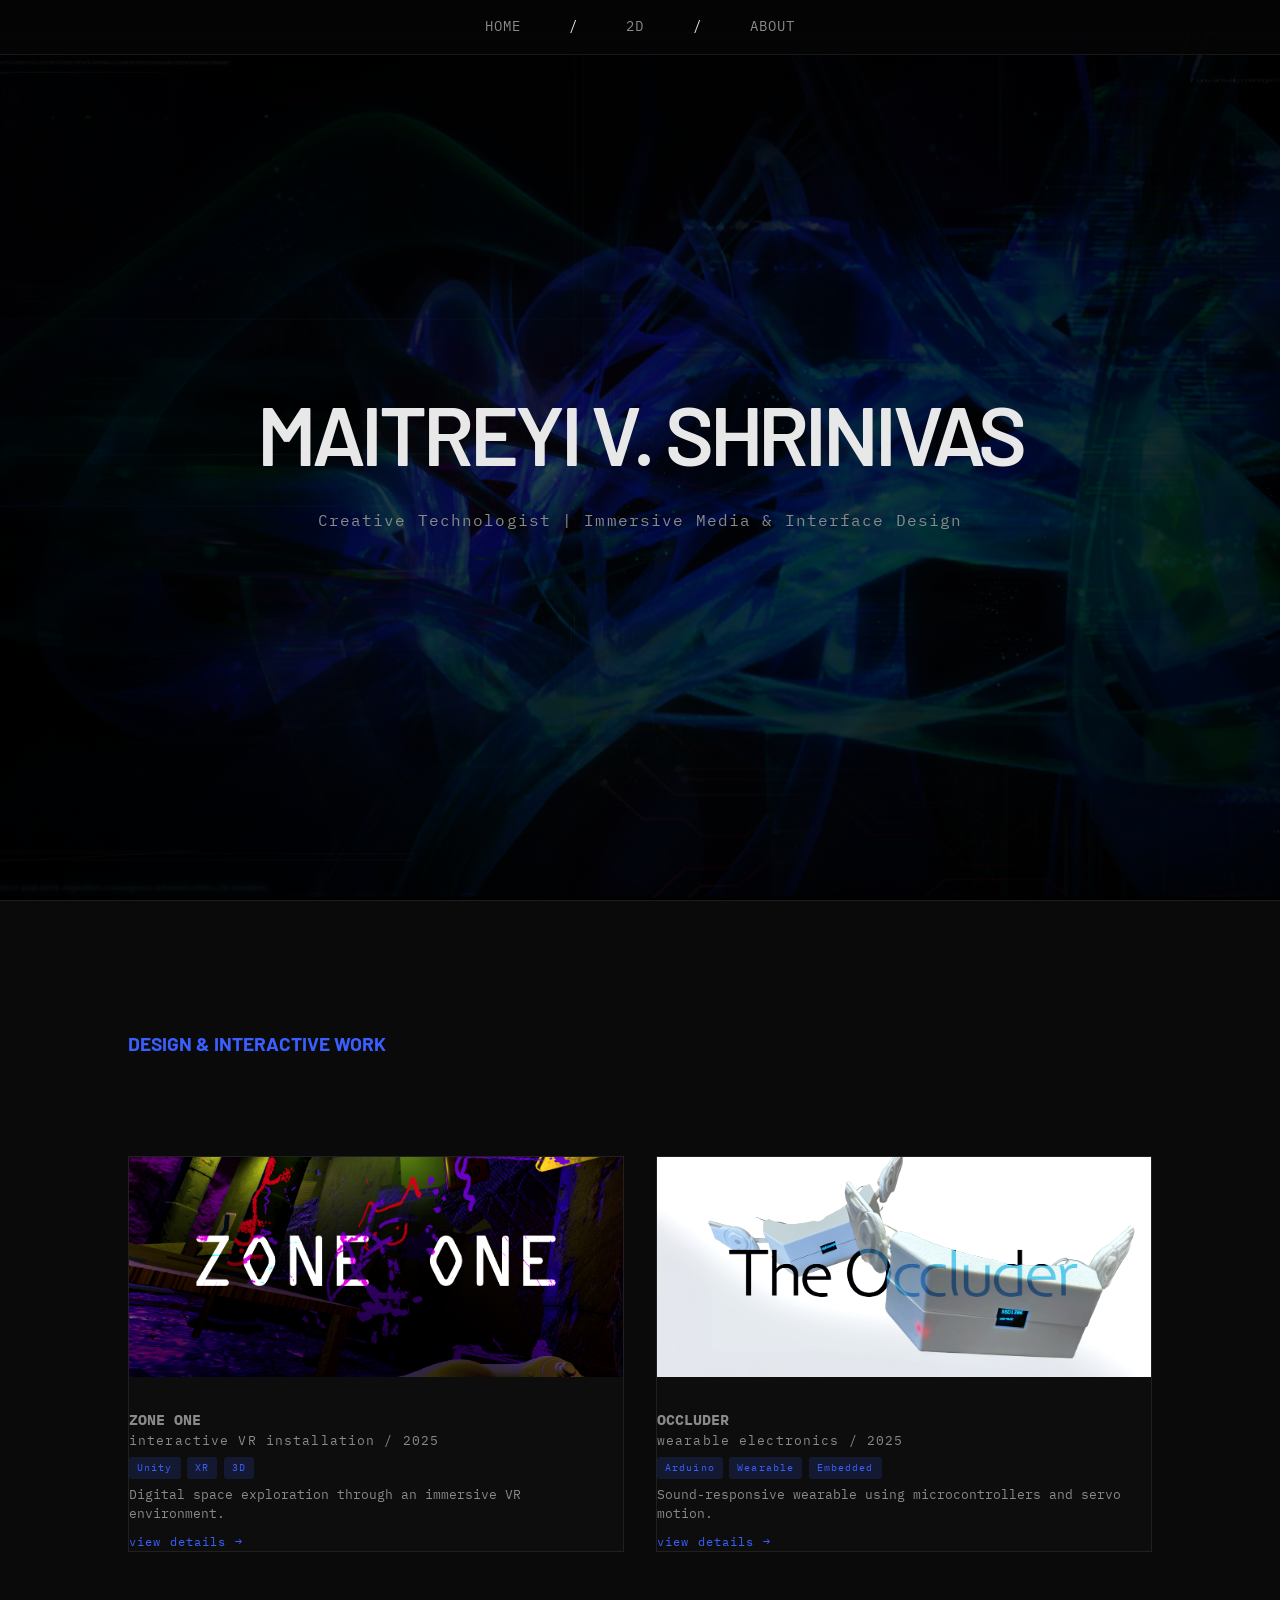
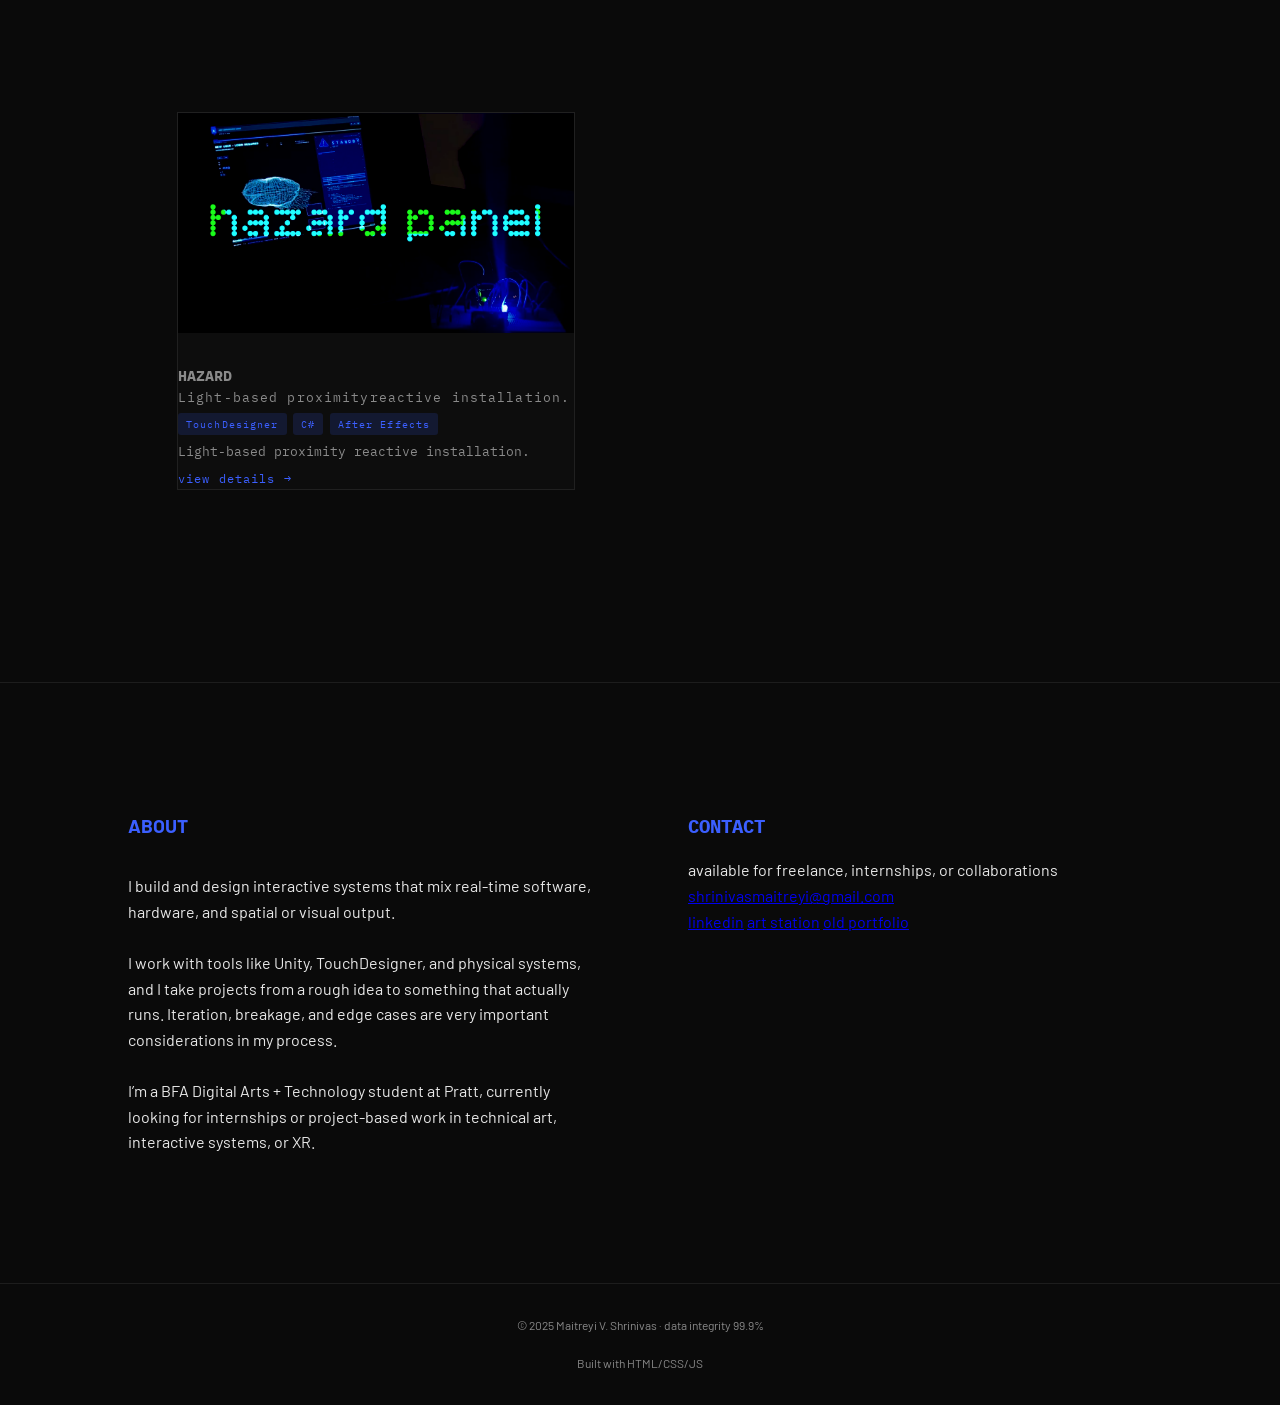
<file: mai3yi_restructured/portfolio/index.html>
<!DOCTYPE html>
<html lang="en">
<head>
  <meta charset="UTF-8">
  <title>MAI3YI</title>
  <meta name="viewport" content="width=device-width, initial-scale=1.0">
  <link rel="icon" href="../assets/favicon2.png" type="image/png">
<!-- the above link should be pasted on any page that is done-->
  <!-- Fonts -->
  <link href="https://fonts.googleapis.com/css2?family=Barlow:wght@400;600;700&family=IBM+Plex+Mono:wght@400;500&display=swap" rel="stylesheet">

  <!-- Base CSS -->
  <link rel="stylesheet" href="../css/base.css">
</head>

<body>
<nav id="nav">
  
<nav id="nav">
  <a href="index.html">HOME</a>/
  <!--<a href="../uiux/uiux_index.html">UI/UX</a>/
  <a href="../3dxr/3dxr_index.html">3D/XR</a>-->
  <a href="../2d/2d_index.html">2D</a>/
  <a href="#about">ABOUT</a>
</nav>

</nav>

<!-- landing -->
<section id="landing">
  <div class="bg-image"></div>

  <div class="intro-text">
    <h1 class="glitch" data-text="MAITREYI V. SHRINIVAS">
      MAITREYI V. SHRINIVAS
    </h1>
    <div class="subtitle">
   Creative Technologist | Immersive Media & Interface Design
    </div>
  </div>
</section>

<!-- work -->
<section class="section">
  <h2 class="glitch" data-text="DESIGN & INTERACTIVE WORK">
    DESIGN & INTERACTIVE WORK
  </h2>

  <div class="work-grid">

    <!-- Project Card 1 -->
    <div class="project">
      <img src="../assets/zone_one_thumb.png" alt="Project 1" class="zoomable">

      <div class="caption">
        <h3>ZONE ONE</h3>
        <div class="meta">interactive VR installation / 2025</div>

        <div class="tags">
          <span>Unity</span>
          <span>XR</span>
          <span>3D</span>
        </div>

        <div class="summary">
          Digital space exploration through an immersive VR environment.
        </div>

        <a href="flagships/zoneone.html" class="case-link">view details →</a>
      </div>
    </div>

    <!-- Project Card 2 -->
    <div class="project">
      <img src="../assets/occluder_cover.png" alt="Project 2" class="zoomable">

      <div class="caption">
        <h3>OCCLUDER</h3>
        <div class="meta">wearable electronics / 2025</div>

        <div class="tags">
          <span>Arduino</span>
          <span>Wearable</span>
          <span>Embedded</span>
        </div>

        <div class="summary">
          Sound-responsive wearable using microcontrollers and servo motion.
        </div>

        <a href="flagships/occluder.html" class="case-link">view details →</a>
      </div>
    </div>

    <!-- Project Card 3 -->
    <div class="project">
      <img src="../assets/hazardthumb.png" alt="Project 2" class="zoomable">

      <div class="caption">
        <h3>HAZARD</h3>
        <div class="meta">Light-based proximityreactive installation.</div>

        <div class="tags">
          <span>TouchDesigner</span>
          <span>C#</span>
          <span>After Effects</span>
        </div>

        <div class="summary">
          Light-based proximity reactive installation.
        </div>

        <a href="flagships/hazard.html" class="case-link">view details →</a>
      </div>
    </div>

  </div>
</section>
 <section>
  
  
  <section id="about" class="section">
    <div class="about-contact-grid">
<div class="about-column">
  <h2>ABOUT</h2>
  <div class="text">
    <p>
      I build and design interactive systems that mix real-time software, hardware, 
      and spatial or visual output.
    </p>
    <br>
    <p>
      I work with tools like Unity, TouchDesigner, and physical systems, and I 
      take projects from a rough idea to something that actually runs. Iteration, breakage, 
      and edge cases are very important considerations in my process.
    </p>
    <br>
    <p class="intent">
      I’m a BFA Digital Arts + Technology student at Pratt, currently looking for internships 
      or project-based work in technical art, interactive systems, or XR.
    </p>
  </div>
</div>

      <div class="contact-column">
        <h2>contact</h2>
        <p>available for freelance, internships, or collaborations</p>
        <p><a href="mailto:mai3yis@gmail.com">shrinivasmaitreyi@gmail.com</a></p>
        <div class="socials">
          <a href="https://www.linkedin.com/in/maitreyi-shrinivas-3776411b0/">linkedin</a>
          <a href="https://artstation.com/mai3yi">art station</a>
          <a href="https://mai3yi.myportfolio.com/work">old portfolio</a>
        </div>
      </div>

    </div>
  </section>

</main>


  <footer>
    <p>© 2025 Maitreyi V. Shrinivas ·  data integrity 99.9%</p>
    <br>
    <p>Built with HTML/CSS/JS</p>
  </footer>

</body>
</html>

 </section>

<div id="img-modal">
  <img id="modal-img">
</div>


<script src="../js/main.js"></script>

</body>
</html>
</file>
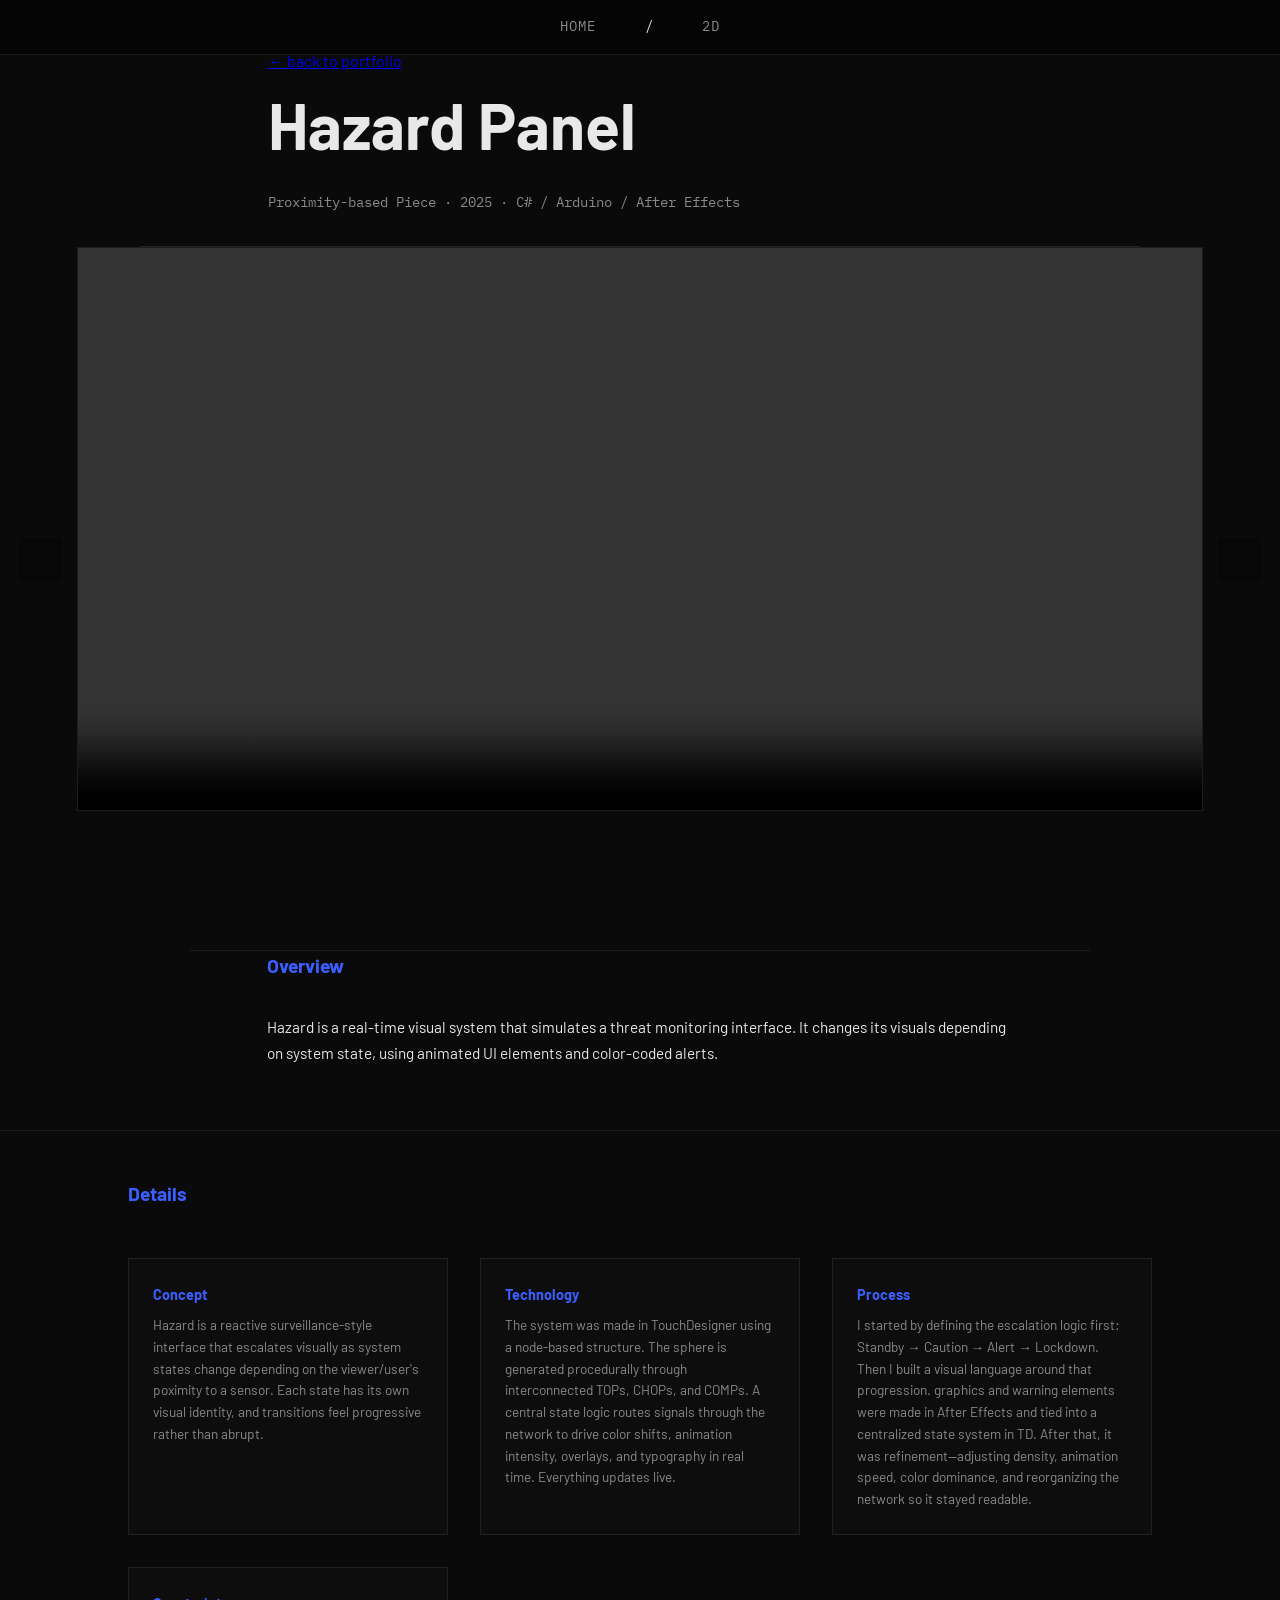
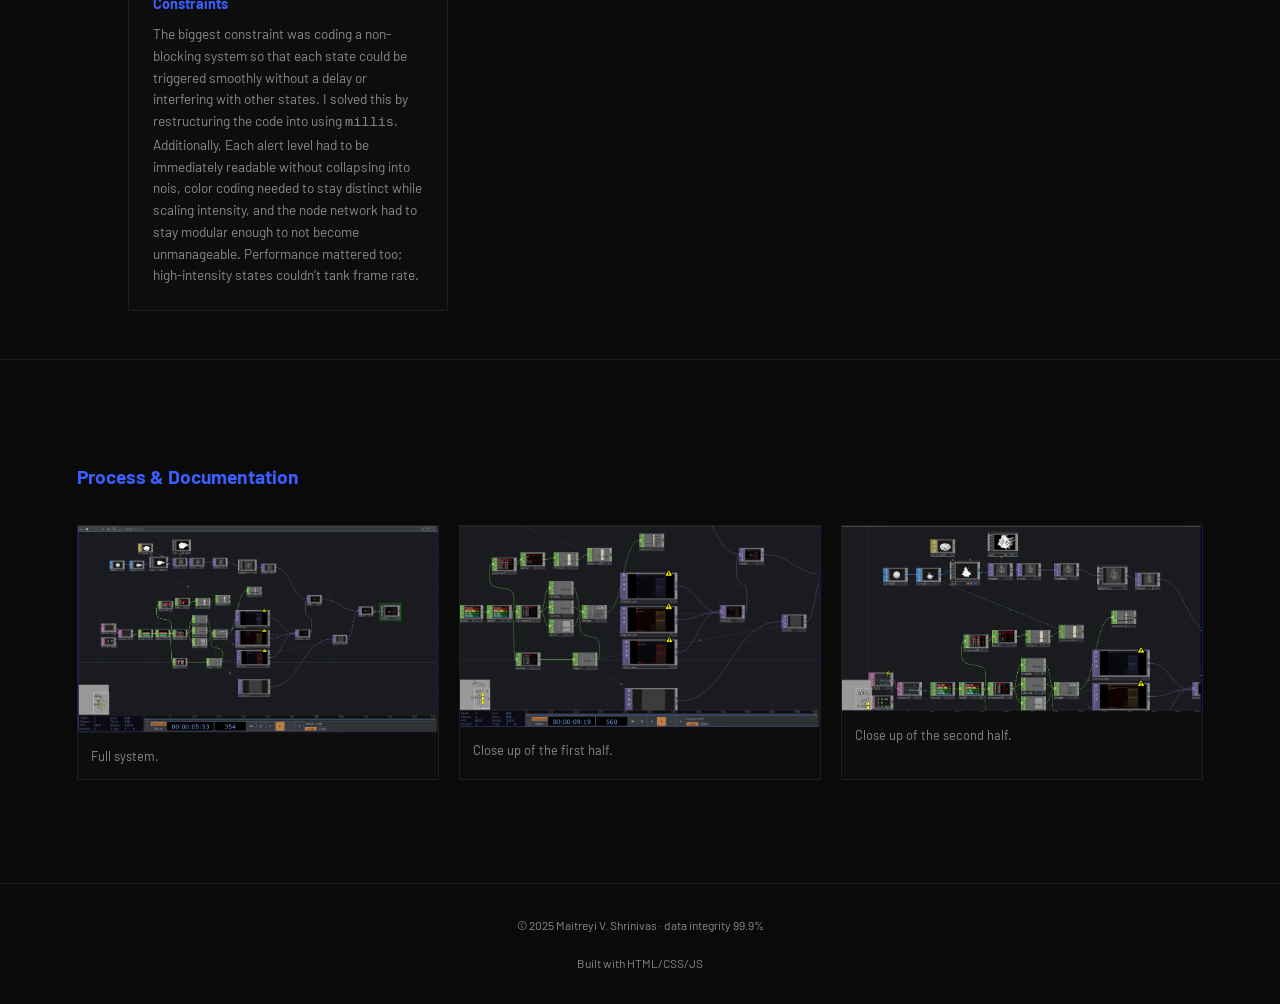
<file: mai3yi_restructured/portfolio/flagships/hazard.html>
<!DOCTYPE html>
<html lang="en">
<head>
  <meta charset="UTF-8">
  <title>Project Title | Maitreyi V. Shrinivas</title>
  <meta name="viewport" content="width=device-width, initial-scale=1.0">
<link rel="icon" href="../../assets/favicon2.png" type="image/png">
  <link href="https://fonts.googleapis.com/css2?family=Barlow:wght@400;600;700&family=IBM+Plex+Mono:wght@400;500&display=swap" rel="stylesheet">

<link rel="stylesheet" href="../../css/base.css">
<link rel="stylesheet" href="../../css/pages.css">

</head>

<body>


<nav id="nav">
  <a href="../index.html">HOME</a>/
  <!--<a href="../../uiux/uiux_index.html">UI/UX</a>/
  <a href="../../3dxr/3dxr_index.html">3D/XR</a>-->
  <a href="../../2d/2d_index.html">2D</a>
</nav>



<section class="project-hero">
    <a href="../index.html" class="back">← back to portfolio</a>

  <h1>Hazard Panel</h1>
  <div class="project-meta">
    Proximity-based Piece · 2025 · C# / Arduino / After Effects
  </div>
</section>


<!-- my carousel! -->
<section class="project-carousel">

  <div class="carousel-track">

    <div class="carousel-slide">
      <video controls>
      <source src="../../assets/laptop_demo.mp4" type="video/mp4">
      </video>
    </div>

    <div class="carousel-slide">
      <video controls>
        <source src="../../assets/standby.mp4" type="video/mp4">
      </video>

    </div>
       <div class="carousel-slide">
      <video controls>
        <source src="../../assets/caution.mp4" type="video/mp4">
      </video>

    </div>
       <div class="carousel-slide">
      <video controls>
        <source src="../../assets/alert.mp4" type="video/mp4">
      </video>

    </div>
       <div class="carousel-slide">
      <video controls>
        <source src="../../assets/lockdown.mp4" type="video/mp4">
      </video>
    </div>

    <div class="carousel-slide">
      <img src="../../assets/hazard_thumb.png" alt="VR Interaction" class="zoomable">
    </div>

  </div>

  <button class="carousel-btn prev">‹</button>
<button class="carousel-btn next">›</button>

</section>


<!-- overview quick -->
<section class="project-overview section">
  <h2>Overview</h2>
  <p>
Hazard is a real-time visual system that simulates a threat monitoring interface. It changes its visuals depending on system state, using animated UI elements and color-coded alerts.
  </p>
</section>


<!-- deets -->
<section class="project-details section">
  <h2>Details</h2>

  <div class="details-grid">
<div class="detail-card" data-modal="concept">
  <h3>Concept</h3>
<P>Hazard is a reactive surveillance-style interface that escalates visually as system states change depending on the viewer/user's poximity to a sensor. 
  Each state has its own visual identity, and transitions feel progressive rather than abrupt. 
</P>

</DIV>
<div class="detail-card" data-modal="technology">
  <h3>Technology</h3>
  <p>The system was made in TouchDesigner using a node-based structure. 
    The sphere is generated procedurally through interconnected TOPs, CHOPs, and COMPs. 
    A central state logic routes signals through the network to drive color shifts, 
    animation intensity, overlays, and typography in real time. Everything updates live.</p>
</div>

<div class="detail-card" data-modal="process">
  <h3>Process</h3>
  <p>I started by defining the escalation logic first: Standby → Caution → Alert → Lockdown. Then I built a visual language around that progression. graphics and warning elements were made in After Effects and tied into a centralized state system in TD. 
    After that, it was refinement—adjusting density, animation speed, color dominance, and reorganizing the network so it stayed readable.</p>
</div>

<div class="detail-card" data-modal="constraints">
  <h3>Constraints</h3>
  <p>The biggest constraint was coding a non-blocking system so that each state could be triggered
    smoothly without a delay or interfering with other states. I solved this by restructuring the code 
    into using <code>millis</code>.
  Additionally, Each alert level had to be immediately readable without collapsing into nois, color coding needed to stay distinct while scaling intensity, and the node network had to stay modular enough to not become unmanageable. 
    Performance mattered too; high-intensity states couldn’t tank frame rate. 
   </p>
</div>

  </div>
</section>

<div class="detail-modal" id="concept">
  <div class="modal-content">
    <button class="close-modal">×</button>
    <h2>Concept</h2>
    <p>
      Hazard is a proximity-driven, state-based monitoring interface that escalates 
      visually in response to physical distance. An Arduino reads proximity data and 
      sends it over serial to TouchDesigner, where a centralized state system determines
       whether the interface is in Standby, Caution, Alert, or Lockdown.
        Each state modifies color dominance, animation intensity, overlay density, 
        and intensity in real time. The escalation is threshold-based and structured, meaning the interface responds logically to distance rather than randomly shifting visuals. 
      It’s a controlled system for urgency driven by the physical world.
    </p>
  </div>
</div>
<div class="detail-modal" id="technology">
  <div class="modal-content">
    <button class="close-modal">×</button>
    <h2>Technology</h2>
    <p>
     The system operates across two layers: hardware input and real-time visual routing.

On the hardware side, an Arduino reads proximity data and processes it using a Ultrasonic sensor connected to an LED, and non-blocking timing structure built with millis. This prevents delays or frozen states that would occur with blocking functions. Sensor readings are continuously evaluated against defined thresholds without interrupting other processes.

That data is sent via serial into TouchDesigner, where it enters a node-based processing chain. The incoming values are cleaned and organized before being routed into a centralized state logic structure. Expression and logic operators determine which state is active based on proximity ranges.

Each alert state exists as a modular visual block inside TouchDesigner. These modules contain imported After Effects graphics, warning typography, and animated overlays. A switch operator selects the active state, while compositing and level operators manage final brightness and blending. Escalation is handled in After Effects, and relies on hardcoded designs.

The architecture is layered: proximity input → serial processing → state logic → visual module routing → composited output. 
    </p>
  </div>
</div>
<div class="detail-modal" id="process">
  <div class="modal-content">
    <button class="close-modal">×</button>
    <h2>Process</h2>
    <p>
      The process began with defining proximity thresholds and structuring the escalation ladder before building visuals.
       I determined how distance would map to Standby, Caution, Alert, and Lockdown, then implemented non-blocking timing in Arduino using millis 
       to ensure continuous sensor polling.

Once hardware logic was stable, I moved into TouchDesigner.
\ Serial data was imported and routed into a centralized state logic network. 
Each state was built as a modular visual block containing AE-generated assets, warning systems, and animated overlays.

After integration, refinement focused on stability and clarity. 
Threshold ranges were adjusted to prevent jitter. Transition behavior was tuned so escalation felt controlled instead of abrupt. Visual density and color dominance were balanced to maintain readability under high-intensity states. Finally, the node network was reorganized to remain modular and readable as complexity increased.

    </p>
  </div>
</div>
<div class="detail-modal" id="constraints">
  <div class="modal-content">
    <button class="close-modal">×</button>
    <h2>Constraints</h2>
    <p>
      The primary technical constraint was preventing state transitions from blocking one another. Using traditional delay-based timing would freeze execution and interrupt sensor responsiveness. The solution was restructuring the Arduino logic around millis, allowing continuous proximity evaluation while maintaining smooth transitions.

Signal stability was another constraint. Proximity readings fluctuate, so thresholds had to be structured carefully to avoid flickering between states. The escalation system required clean boundaries so only one dominant state could control the interface at a time.

Visually, escalation had to scale without collapsing clarity. As the system moves toward Alert and Lockdown, color saturation and animation density increase, but typography and UI panels still need to remain legible. Red dominance, in particular, risks overpowering contrast, so intensity had to be tuned rather than maximized.
Performance also imposed limits—higher density and motion could not compromise real-time rendering.
    </p>
  </div>
</div>


<!-- img gal -->
<section class="project-gallery section">

  <h2>Process & Documentation</h2>

  <div class="gallery-grid">

    <div class="gallery-card">
      <img src="../../assets/hazard_td1.png" alt="Process Sketch" class="zoomable">
      <div class="gallery-caption">
       Full system.
      </div>
    </div>

    <div class="gallery-card">
      <img src="../../assets/hazard_td2.png" alt="Blender Scene" class="zoomable">
      <div class="gallery-caption">
        Close up of the first half.
      </div>
    </div>

    <div class="gallery-card">
      <img src="../../assets/hazard_td3.png" alt="Unity Build" class="zoomable">
      <div class="gallery-caption">
        Close up of the second half.
      </div>
    </div>

  </div>

</section>


<div id="img-modal">
  <img id="modal-img">
</div>

<section>
  <footer>
    <p>© 2025 Maitreyi V. Shrinivas ·  data integrity 99.9%</p>
    <br>
    <p>Built with HTML/CSS/JS</p>
  </footer>

</section>
<!-- JS -->
<script src="../../js/main.js"></script>
<script src="../../js/carousel.js"></script>

</body>
</html>
</file>
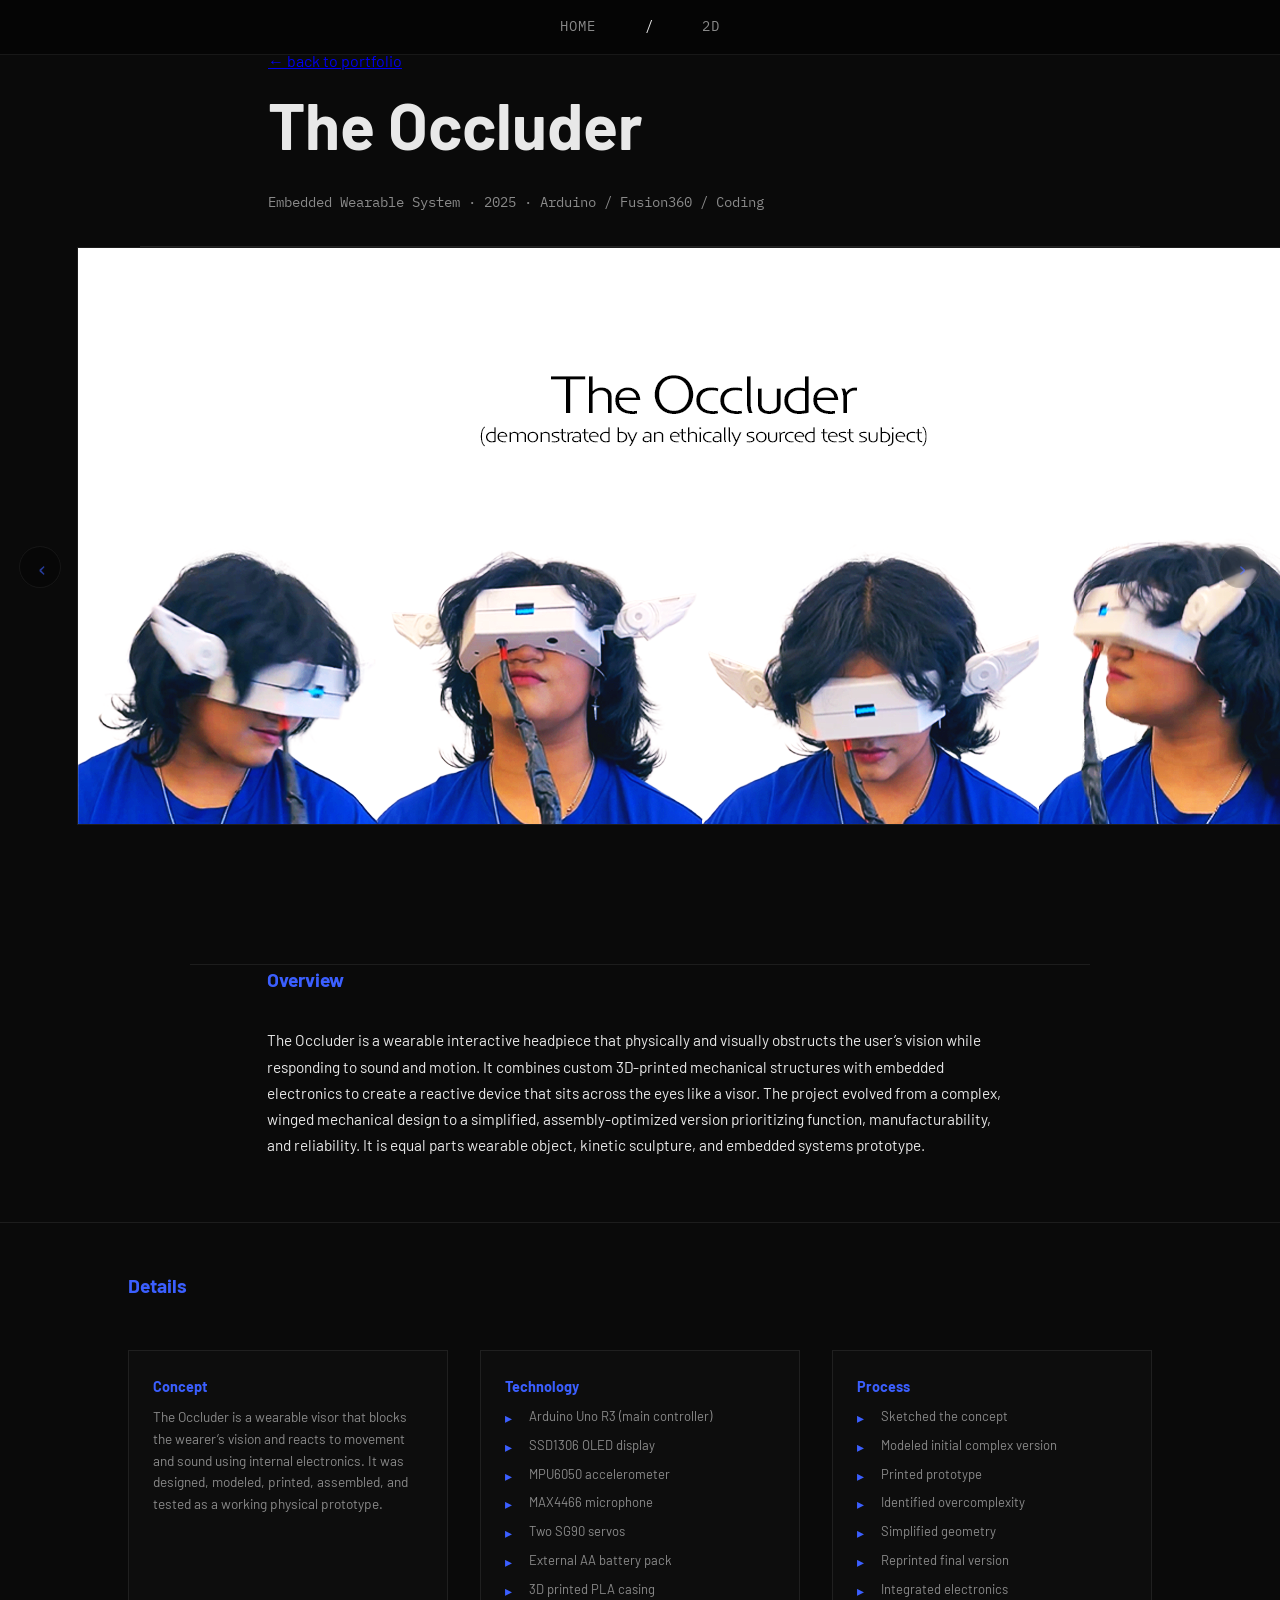
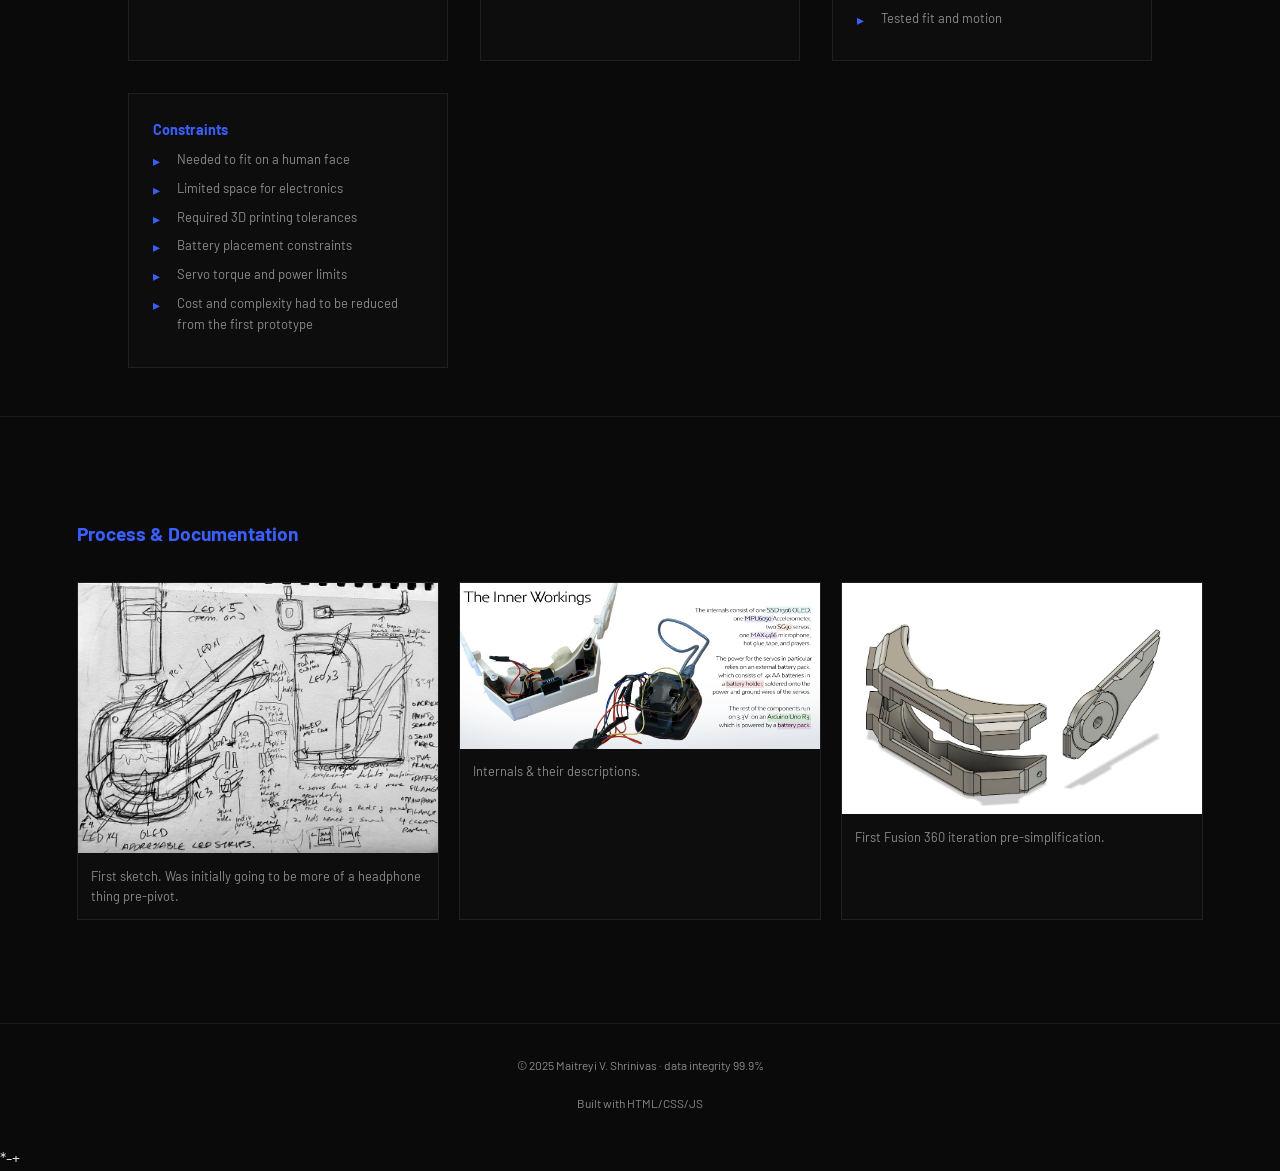
<file: mai3yi_restructured/portfolio/flagships/occluder.html>
<!DOCTYPE html>
<html lang="en">
<head>
  <meta charset="UTF-8">
  <title>Project Title | Maitreyi V. Shrinivas</title>
  <meta name="viewport" content="width=device-width, initial-scale=1.0">
<link rel="icon" href="../../assets/favicon2.png" type="image/png">
  <link href="https://fonts.googleapis.com/css2?family=Barlow:wght@400;600;700&family=IBM+Plex+Mono:wght@400;500&display=swap" rel="stylesheet">

<link rel="stylesheet" href="../../css/base.css">
<link rel="stylesheet" href="../../css/pages.css">

</head>

<body>


<nav id="nav">
  <a href="../index.html">HOME</a> /
  <!--<a href="../../uiux/uiux_index.html">UI/UX</a>
  <a href="../../3dxr/3dxr_index.html">3D/XR</a>-->
  <a href="../../2d/2d_index.html">2D</a>
</nav>



<section class="project-hero">
    <a href="../index.html" class="back">← back to portfolio</a>

  <h1>The Occluder</h1>
  <div class="project-meta">
    Embedded Wearable System · 2025 · Arduino / Fusion360 / Coding
  </div>
</section>


<!-- my carousel! -->
<section class="project-carousel">

  <div class="carousel-track">

    <div class="carousel-slide">
      <img src="../../assets/occluder_demo.png" alt="Wearable" class="zoomable">
    </div>


 <div class="carousel-slide">
    <iframe 
    src="https://youtu.be/USBVQfGMQb8"
    title="YouTube video player"
    frameborder="0"
    allow="accelerometer; autoplay; clipboard-write; encrypted-media; gyroscope; picture-in-picture; web-share"
    allowfullscreen>
  </iframe></div>

   <div class="carousel-slide">
  <iframe 
    src="https://youtu.be/OBfoilGwslU"
    title="YouTube video player"
    frameborder="0"
    allow="accelerometer; autoplay; clipboard-write; encrypted-media; gyroscope; picture-in-picture; web-share"
    allowfullscreen>
  </iframe>
</div>
  </div>

  <button class="carousel-btn prev">‹</button>
<button class="carousel-btn next">›</button>

</section>


<!-- overview quick -->
<section class="project-overview section">
  <h2>Overview</h2>
  <p>
   The Occluder is a wearable interactive headpiece that physically and visually obstructs the user’s vision while responding to sound and motion. 
   It combines custom 3D-printed mechanical structures with embedded electronics 
   to create a reactive device that sits across the eyes like a visor. 
   The project evolved from a complex, winged mechanical design to a simplified, 
   assembly-optimized version prioritizing function, manufacturability, and reliability.
   It is equal parts wearable object, kinetic sculpture, and embedded systems prototype.
  </p>
</section>


<!-- deets -->
<section class="project-details section">
  <h2>Details</h2>

  <div class="details-grid">

<div class="detail-card" data-modal="concept">
  <h3>Concept</h3>
  <p>The Occluder is a wearable visor that blocks the wearer’s vision and reacts to movement and sound using internal electronics.
     It was designed, modeled, printed, assembled, and tested as a working physical prototype.</p>
</div>

<div class="detail-card" data-modal="technology">
  <h3>Technology</h3>
  <p>
    <ul class="tech-list">
<li>Arduino Uno R3 (main controller)</li>

<li>SSD1306 OLED display</li>

<li>MPU6050 accelerometer</li>

<li>MAX4466 microphone</li>

<li>Two SG90 servos</li>

<li>External AA battery pack</li>

<li>3D printed  PLA casing</li>
    </ul>
  </p>
</div>

<div class="detail-card" data-modal="process">
  <h3>Process</h3>
  <p>
    <ul class="tech-list">
<li> Sketched the concept</li>

<li> Modeled initial complex version</li>

<li> Printed prototype</li>

<li> Identified overcomplexity</li>

<li> Simplified geometry</li>

<li> Reprinted final version</li>

<li> Integrated electronics</li>

<li> Tested fit and motion</li>
    </ul>
  </p>
</div>

<div class="detail-card" data-modal="constraints">
  <h3>Constraints</h3>
  <p>
    <ul class="tech-list">
<li> Needed to fit on a human face</li>

<li> Limited space for electronics</li>

<li> Required 3D printing tolerances</li>

<li> Battery placement constraints</li>

<li> Servo torque and power limits</li>

<li> Cost and complexity had to be reduced from the first prototype</li>
    </ul>
  </p>
</div>

  </div>
</section>

<div class="detail-modal" id="concept">
  <div class="modal-content">
    <button class="close-modal">×</button>
    <h2>Concept</h2>
    <p>
      The Occluder is an interactive wearable device that physically obstructs the wearer’s visual field while incorporating embedded sensing and actuation systems to produce reactive behavior. The design merges sculptural form with mechanical functionality. The early design emphasized aesthetic wings and ornamental complexity, but practical evaluation revealed excessive geometric variation, inconsistent thicknesses, and assembly inefficiencies.
<br>
<br>
The final iteration restructured the design into a visor-like modular assembly optimized for clean 3D printing, simplified mounting, and servo integration. It includes articulated wing components mounted via servo arms and custom attachment geometry, enabling mechanical movement driven by sensor input. The result is a fully assembled wearable kinetic object integrating mechanical structure, electronics housing, and user interaction into a cohesive physical system.
<br>
<br>
    </p>
  </div>
</div>
<div class="detail-modal" id="technology">
  <div class="modal-content">
    <button class="close-modal">×</button>
    <h2>Technology</h2>
    <p>

<p>The base is comprised of:</p>
<ul class="tech-list">
    <li>
        <p>Arduino Uno R3 running at 3.3V logic for sensor and display control.</p>
    </li>
    <li>
        <p>Servos powered separately via an external 4x AA battery pack to handle higher current draw.</p>
    </li>
</ul>
<p>For sensing, I used:</p>
<ul class="tech-list">
    <li>
        <p>MPU6050 accelerometer/gyroscope: Detects head motion and orientation.</p>
    </li>
    <li>
        <p>MAX4466 microphone module: Captures sound amplitude input for reactive behavior.</p>
    </li>
</ul>
<p>Those sensors connect to these external modules:</p>
<ul class="tech-list">
    <li>
        <p>SG90 micro servos (2x): Mechanically actuate wing components.</p>
    </li>
    <li>
        <p>SSD1306 OLED display: Provides visual feedback on the visor surface.</p>
    </li>
    </li>
</ul>
<p>To power it, I used:</p>
<ul class="tech-list">
    <li>
        <p>Dual power distribution:</p>
        <ul class="tech-list">
            <li>
                <p>AA battery pack dedicated to servo power.</p>
            </li>
            <li>
                <p>Separate battery source powering Arduino and low-voltage components.</p>
            </li>
        </ul>
    </li>
    <li>
        <p>Direct soldered connections for servo power rails.</p>
    </li>
    <li>
        <p>Internal wiring routed within the 3D printed cavity.</p>
    </li>
</ul>
<p>To fabricate it, I made a:</p>
<ul class="tech-list">
    <li>
        <p>Multi-part 3D printed housing:</p>
        <ul class="tech-list">
            <li>
                <p>Top and bottom arc structures</p>
            </li>
            <li>
                <p>Front casing</p>
            </li>
            <li>
                <p>Wing modules</p>
            </li>
            <li>
                <p>Custom servo arm attachment interface</p>
            </li>
        </ul>
    </li>
    <li>
        <p>And designed it to align servo shaft output with wing rotational axis.</p>
    </li>
    <li>
        <p>The final version was optimized to eliminate inconsistent wall thickness and remove irregularities so it's watertight.</p>
    </li>
    </p>
  </div>
</div>


<div class="detail-modal" id="process">
  <div class="modal-content">
    <button class="close-modal">×</button>
    <h2>Process</h2>
    <p>
The development process began with conceptual sketching that established the aesthetic direction and interactive intent. Early drawings defined the winged form and identified required components, including LEDs, an OLED display, a microphone, an accelerometer, and servos. The reactive behavior was defined at a conceptual level before mechanical constraints were fully understood.
<img src="../../assets/doc4.png" class="zoomable inline">
<br><br>
The first CAD prototype translated the sketches into a detailed 3D model emphasizing a lot of filleted edges and decorative complexity. During review, several issues became clear: the geometry was unnecessarily intricate, wall thickness varied across the structure, assembly was inefficient, and material and time costs were higher than justified by function.
<img src="../../assets/doc3.png" class="zoomable inline">
<br><br>
This led to a design pivot. The form was simplified into a visor-like structure with standardized edge thickness and modular components. Embellishments were reduced, and the design prioritized structural integrity, clean printing, servo alignment, and mechanical clarity.
<img src="../../assets/doc1.png" class="zoomable inline">
>
<br><br>
Mechanical optimization followed. The servo arm interface was redesigned, and a custom attachment was modeled to securely mount the wings. Clearance for articulation was confirmed, and part fitment was refined to ensure reliable assembly after printing.
<img src="../../assets/doc2.png" class="zoomable inline"
<br><br>
Electronics integration came next. The Arduino, sensors, and OLED were installed within the cavity. Servo power wiring was soldered, cables were routed through constrained internal space, and components were secured using tape and hot glue where necessary.
<br><br>
The final phase involved assembly and testing. Print fitment was verified, servo rotation was tested to ensure proper wing articulation, and sensor responsiveness was evaluated through motion and sound input. The completed device was worn and demonstrated as a functional prototype, reflecting iterative refinement driven by physical constraints rather than purely aesthetic ambition.
<br><br>    
</p>
  </div>
</div>
<div class="detail-modal" id="constraints">
  <div class="modal-content">
    <button class="close-modal">×</button>
    <h2>Constraints</h2>
    <p>
      The Occluder was shaped by multiple layers of constraint, beginning with ergonomics. The device needed to conform to the curvature of a human head while distributing weight in a way that avoided excessive front-loading from embedded electronics. Because it physically obstructs vision, it also had to remain stable during wear without causing discomfort or shifting under motion.
<br><br>
Manufacturing limitations introduced another set of constraints. The design relied on FDM 3D printing, which required consistent wall thickness, manageable overhangs, and awareness of print bed size limits. The first prototype revealed tolerance problems caused by varying edge thickness and overly complex geometry, leading to assembly inefficiencies and unnecessary material usage.
<br><br>
Electrical constraints significantly influenced the architecture. The SG90 servos drew more current than the Arduino could safely supply, requiring isolated external power. Voltage compatibility had to be managed carefully, particularly between 3.3V logic components and higher-draw actuators. Power distribution and soldered connections became structural considerations, not just electrical ones.
<br><br>
Spatial limitations inside the housing forced strict organization of internal components. The cavity volume was limited, wiring needed to be routed without obstructing servo motion, and the battery pack could not be housed internally without compromising weight or space, leading to external placement.
<br><br>
A broader conceptual constraint involved balancing complexity and function. The initial iteration prioritized ornamental wing geometry and layered form, but this increased cost, print risk, and mechanical inefficiency. The final version intentionally removed embellishments in favor of structural clarity and assembly reliability.
<br><br>
Finally, integration constraints tied mechanical and electronic decisions together. Servo torque limits dictated wing size and mass. OLED placement was constrained by visor thickness and frontal surface area. Microphone positioning directly impacted responsiveness to sound input. Every subsystem decision affected at least one other system.
    <br><br>
</p>
  </div>
</div>


<!-- img gal -->
<section class="project-gallery section">

  <h2>Process & Documentation</h2>

  <div class="gallery-grid">

    <div class="gallery-card">
      <img src="../../assets/doc4.png" alt="Process Sketch" class="zoomable">
      <div class="gallery-caption">
        First sketch. Was initially going to be more of a headphone thing pre-pivot.
      </div>
    </div>

    <div class="gallery-card">
      <img src="../../assets/occluder_internals.png" alt="Inside" class="zoomable">
      <div class="gallery-caption">
        Internals & their descriptions.
      </div>
    </div>

    <div class="gallery-card">
      <img src="../../assets/doc3.png" alt=" Build" class="zoomable">
      <div class="gallery-caption">
        First Fusion 360 iteration pre-simplification.
      </div>
    </div>

  </div>

</section>


<div id="img-modal">
  <img id="modal-img">
</div>

<section>
  <footer>
    <p>© 2025 Maitreyi V. Shrinivas ·  data integrity 99.9%</p>
    <br>
    <p>Built with HTML/CSS/JS</p>
  </footer>

</section>
<!-- JS -->
<script src="../../js/main.js"></script>
<script src="../../js/carousel.js"></script>

</body>
</html>
*-+
</file>
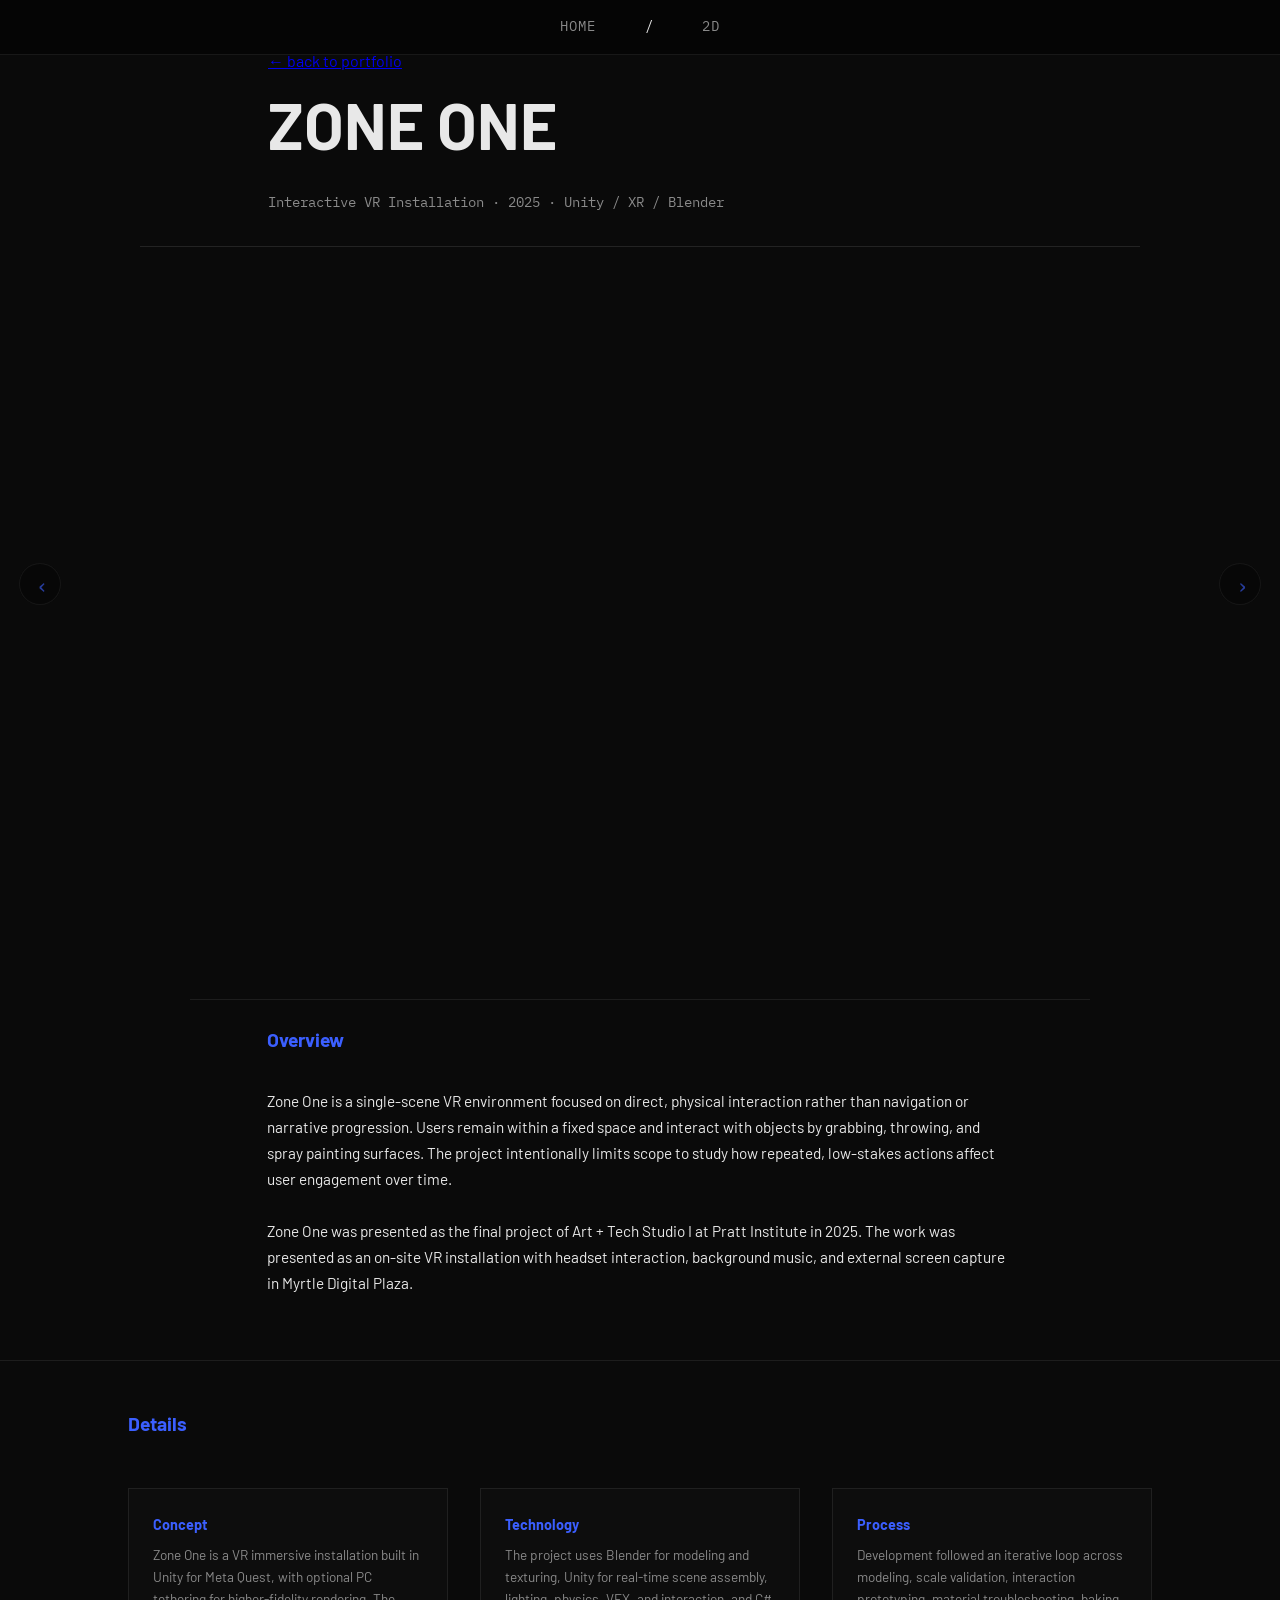
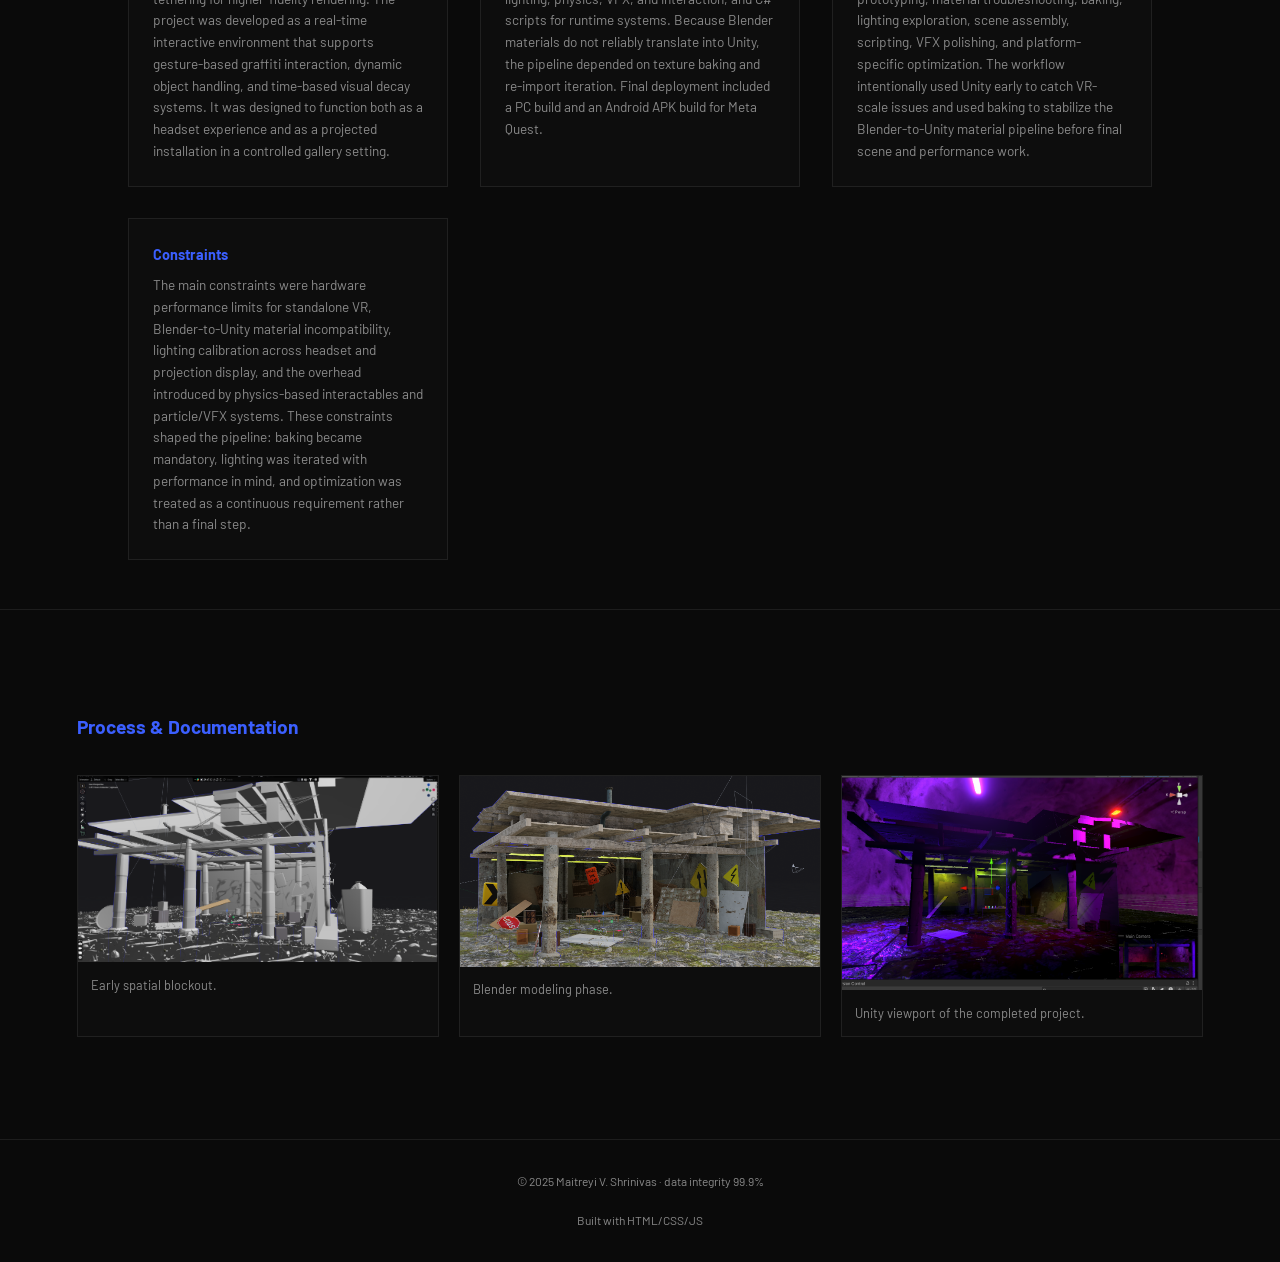
<file: mai3yi_restructured/portfolio/flagships/zoneone.html>
<!DOCTYPE html>
<html lang="en">
<head>
  <meta charset="UTF-8">
  <title>ZONE ONE | Maitreyi V. Shrinivas</title>
  <meta name="viewport" content="width=device-width, initial-scale=1.0">
<link rel="icon" href="../../assets/favicon2.png" type="image/png">
  <link href="https://fonts.googleapis.com/css2?family=Barlow:wght@400;600;700&family=IBM+Plex+Mono:wght@400;500&display=swap" rel="stylesheet">

<link rel="stylesheet" href="../../css/base.css">
<link rel="stylesheet" href="../../css/pages.css">

</head>

<body>


<nav id="nav">
  <a href="../index.html">HOME</a>/
  <!--<a href="../../uiux/uiux_index.html">UI/UX</a>/
  <a href="../../3dxr/3dxr_index.html">3D/XR</a> -->
  <a href="../../2d/2d_index.html">2D</a>
</nav>



<section class="project-hero">
    <a href="../index.html" class="back">← back to portfolio</a>

  <h1>ZONE ONE</h1>
  <div class="project-meta">
    Interactive VR Installation · 2025 · Unity / XR / Blender
  </div>
</section>


<!-- my carousel! -->
<section class="project-carousel">

  <div class="carousel-track">

    <div class="carousel-slide">
  <iframe 
    src="https://youtu.be/qev3pe3e834"
    title="YouTube video player"
    frameborder="0"
    allow="accelerometer; autoplay; clipboard-write; encrypted-media; gyroscope; picture-in-picture; web-share"
    allowfullscreen>
  </iframe>
</div>

     <!--<div class="carousel-slide">
      <video controls>
        <source src="../../assets/zone1_demo.mp4" type="video/mp4">
      </video>
    </div> -->

    <div class="carousel-slide">
      <img src="../../assets/render2.jpeg" alt="Zone One Environment" class="zoomable">
    </div>

        <div class="carousel-slide">
      <img src="../../assets/z1_still2.png" alt="Zone One Environment" class="zoomable">
    </div>

        <div class="carousel-slide">
      <img src="../../assets/inside.png" alt="Zone One Environment" class="zoomable">
    </div>

        <div class="carousel-slide">
      <img src="../../assets/z1_still1 (1).png" alt="Zone One Environment" class="zoomable">
    </div>
  

      <div class="carousel-slide">
  <iframe 
    src="https://www.youtube.com/watch?v=g2h6ZZs1HRs"
    title="YouTube video player"
    frameborder="0"
    allow="accelerometer; autoplay; clipboard-write; encrypted-media; gyroscope; picture-in-picture; web-share"
    allowfullscreen>
  </iframe>
</div>
  </div>
<button class="carousel-btn prev">‹</button>
<button class="carousel-btn next">›</button>
</section>


<!-- overview quick -->
<section class="project-overview section">
  <br>
  <h2>Overview</h2>
  <p>
  Zone One is a single-scene VR environment focused on direct, physical interaction rather than navigation or narrative progression. Users remain within a fixed space and interact with objects by grabbing, throwing, and spray painting surfaces. The project intentionally limits scope to study how repeated, low-stakes actions affect user engagement over time.
  </p>
  <br>
  <p>Zone One was presented as the final project of Art + Tech Studio I at Pratt Institute in 2025. The work was presented as an on-site VR installation with headset interaction, background music, and external screen capture in Myrtle Digital Plaza.
  </p>
</section>


<!-- deets -->
<section class="project-details section">
  <h2>Details</h2>

  <div class="details-grid">

<div class="detail-card" data-modal="concept">
  <h3>Concept</h3>
  <p>Zone One is a VR immersive installation built in Unity for Meta Quest, with optional PC tethering for higher-fidelity rendering. 
    The project was developed as a real-time interactive environment that supports gesture-based graffiti interaction, dynamic object handling, and time-based visual decay systems.
    It was designed to function both as a headset experience and as a projected installation in a controlled gallery setting.
  </p>
</div>

<div class="detail-card" data-modal="technology">
  <h3>Technology</h3>
      <p>
      The project uses Blender for modeling and texturing, Unity for real-time scene assembly, lighting, physics, VFX,
      and interaction, and C# scripts for runtime systems. Because Blender materials do not reliably translate into Unity,
      the pipeline depended on texture baking and re-import iteration. Final deployment included a PC build and an
      Android APK build for Meta Quest.
    </p>
</div>
<div class="detail-card" data-modal="process">
  <h3>Process</h3>
  <p> Development followed an iterative loop across modeling, scale validation, interaction prototyping, material
      troubleshooting, baking, lighting exploration, scene assembly, scripting, VFX polishing, and platform-specific
      optimization. The workflow intentionally used Unity early to catch VR-scale issues and used baking to stabilize the
      Blender-to-Unity material pipeline before final scene and performance work.</p>
</div>

<div class="detail-card" data-modal="constraints">
  <h3>Constraints</h3>
    <p>
      The main constraints were hardware performance limits for standalone VR, Blender-to-Unity material incompatibility,
      lighting calibration across headset and projection display, and the overhead introduced by physics-based
      interactables and particle/VFX systems. These constraints shaped the pipeline: baking became mandatory, lighting was
      iterated with performance in mind, and optimization was treated as a continuous requirement rather than a final
      step.
    </p>
</div>

  </div>
</section>

<!--templates for img/vid in here-->
    <!--<img src="../../assets/z1_still2.png" alt="Zone One Environment" class="inline" >

<div class="video-inline">
  <iframe 
    src="https://www.youtube.com/embed/VIDEO_ID"
    frameborder="0"
    allowfullscreen>
  </iframe>
</div>
--> 

<div class="detail-modal" id="concept">
  <div class="modal-content">
    <button class="close-modal">×</button>
    <h2>Concept</h2>
    <p>Zone One is a VR immersive installation built in Unity for Meta Quest, with optional PC tethering for higher-fidelity rendering. 
    The project was developed as a real-time interactive environment that supports gesture-based graffiti interaction, dynamic object handling, and time-based visual decay systems.
    It was designed to function both as a headset experience and as a projected installation in a controlled gallery setting.
  </p>
  <br>
    <p>
  The primary focus of this project was building a cinematic, modular, real-time environment that could support 
  user-authored input layered over the environment.</p>
  <p>All interactive props use standard VR grab and throw mechanics to maintain immediate learnability. 
    No tutorials or UI prompts are provided; affordances are communicated through object behavior and scale.</p>
  <p>Spray paint interaction introduces a temporary form of mark-making. 
    Paint decals fade and self-destruct after a fixed lifetime, preventing accumulation and discouraging 
    the user from worrying about completion or perfection. The interactiviyy is concentrated in movable props 
    to avoid overwhelming the user and to preserve performance in a standalone VR context. 
    Users loved being able to throw all objects off the scene, so this was intentionally allowed. </p>
<br>
The environment is constructed as a concrete underpass structure composed of pillar, 
beam, and wall assets that were modelled in Blender. The layout was designed to:
<br>
<br>
   <ul>
  <li>Maintain clear navigation in VR</li>
  <li>Provide multiple vertical and horizontal tagging surfaces</li>
  <li>Create distinct lighting zones for visual hierarchy</li>
  <li>Allow spatial flexibility within a ~15x15 ft tracked play area</li>
</ul>
<br>
Assets were organized into logical groupings to maintain scene clarity and allow efficient iteration. <br>
Environmental dressing includes debris systems (rocks, cables, signage, crates, trash bags), 
all positioned to support spatial depth without obstructing locomotion.
The scene was built with modular geometry to reduce draw calls and improve instancing opportunities.
</p>
<br>

  </div>

</div>
<div class="detail-modal" id="technology">
  <div class="modal-content">
    <button class="close-modal">×</button>
    <h2>Technology</h2>

<br>
 <p>
      All environment and prop geometry was authored in Blender. The scene was hosted on Unity and displayed on a 
      Meta Quest 3s, while simultaneously projected onto two TV screens to the sides. Ambient music played in the background. 
      Blockout and modeling were done with VR-scale accuracy in mind, then exported into Unity early to validate spatial proportions in-engine. 
    </p>
    <br>
    <p>
      Texturing originated in Blender, but Unity import revealed that materials were not loading correctly. To resolve
     material incompatibility, assets were baked into texture maps. Baking consolidated
      surface information into textures Unity can reliably consume, avoiding reliance on Blender node graphs that do not
      carry over. After baking, assets were re-imported inside Unity.
    </p>
    <br>
    <img src="../../assets/image (30).png" class = "inline zoomable">
    <br>
    <p>
      Unity handled scene layout, lighting configuration, collider setup, physics tuning, and particle system iteration.
      Static lighting was baked where possible to reduce runtime cost for VR hardware. Interaction and runtime behavior
      were implemented in C# scripts, integrated with XR interaction so objects could be grabbed and thrown.<br></p> 
      <p>Particle
      systems were iterated in the Unity viewport to achieve smooth motion while keeping counts and overdraw within a VR
      budget. 
    </p>
    
<br>

  </div>


</div>
<div class="detail-modal" id="process">
  <div class="modal-content">
    <button class="close-modal">×</button>
    <h2>Process</h2>
    <p>
   <p>
      The project uses Blender for modeling and texturing, Unity for real-time scene assembly, lighting, physics, VFX,
      and interaction, and C# scripts for runtime systems. Because Blender materials do not reliably translate into Unity,
      the pipeline depended on texture baking and re-import iteration. Final deployment included PC testing and an
      Android APK build for Meta Quest.
    </p>

    <p>
      Development was a huge back and forth loop across modeling, scale validation, prototyping, material
      troubleshooting, baking, lighting exploration, coding, scene assembly, scripting, VFX polishing, and platform-specific
      optimization. Unity was implemented early to catch VR-scale issues and used baking to stabilize the
      Blender-to-Unity material pipeline before final scene and performance work.
    </p>
<br>
    <p>
      The environment began with modeling and blockout in Blender. Structural forms and major props were established
      first to define the navigable space and the density of the environment. Once the blockout reached a coherent
      spatial layout, it was exported into Unity specifically to check scale and proportions inside the engine, because
      VR exaggerates scale errors that might look acceptable in a DCC viewport.
    </p>

    
      <div class="video-inline">
  <iframe 
    src="https://youtu.be/ACjPT5gtLyM"
    frameborder="0"
    allowfullscreen>
  </iframe>
</div>
   
    <br>
    <p>
      After verifying scale in Unity, core interactability was prototyped by making boxes grabbable and throwable. This
      phase focused on adding XR interaction behavior, collider accuracy, and rigidbody stability in the space
      before spending time on surface polish. Once interaction behavior worked, I returned to
      Blender for texturing and surface development. Then, the fbx was shipped back to Unity. This is when disaster
      struck, and it was discovered that every. single. texture. had to be baked in to display properly. This was when it 
      became known that procedural materials do NOT carry over into other platforms.
      <img src="../../assets/axiom_doc4.png" class = "inline zoomable">
    </p>
    <br>
    <p>
      I made alternate UV maps for each object. Initially I tried to 
      make a python script to automate this, but scripting was taking longer than manually doing it, so I did each one individually.
      I then baked everything to prepare it for export. After baking, assets were imported again, and worked. 
      At this point, lighting became the next focus. Multiple lighting configurations were tested to find a balance between neon-heavy stylization, legibility of
      materials, and runtime performance. This process included baking lighting and, where needed, baking assets to
      reduce runtime overhead.
    </p>
    <br>
    <p>
      With the assets finalized and lighting direction chosen, scene assembly started. Colliders
      and bounding volumes were created and tuned for objects throughout the environment to ensure predictable physics,
      prevent clipping issues, and maintain stable interaction. After the scene was structurally complete, C# scripting
      was implemented to support runtime behaviors and interaction (as documented alongside the attached script
      images). 
      <br>
       <img src="../../assets/axiom_doc3.png" class = "inline zoomable">

<br>
 
<h3> The graffiti system:</h3>
             <p>
    The graffiti system is built around three coordinated C# scripts that manage input, decal spawning, and controlled decay.
<strong>SprayInputXR</strong> interfaces directly with Unity’s XR system, detecting trigger input only when the spray can is actively grabbed via <code>XRGrabInteractable</code>.
    <br> 
    <br>
    When engaged, it plays the attached <code>ParticleSystem</code> and continuously checks for active splats in the scene, triggering their fade cycle. 
    <strong>SprayHit</strong>, which requires a <code>ParticleSystem</code>, converts particle collision events into decal 
    instances by retrieving impact data, aligning spawned prefabs to the surface normal via 
    <code>Quaternion.LookRotation</code>, and offsetting them slightly to prevent z-fighting. 
    <br>
    <br>
    Each decal is instantiated at runtime. <strong>SplatDestroy</strong> governs lifecycle management by 
    creating a per-instance material copy, linearly interpolating alpha over a defined lifetime using 
    <code>Mathf.Lerp</code>, and destroying the GameObject when fully transparent, preventing indefinite accumulation. 
  </p>
  <br>
  <p> In short:</p>
   <br>
      <strong>SplatDestroy.cs</strong> manages the lifecycle of each spawned graffiti decal by controlling timed fade and cleanup.
  
<br>
      <strong>SprayHit.cs</strong> converts particle collisions into oriented decal instances.
     <br>
    <strong>SprayInputXR.cs</strong> governs user interaction and spray activation through Unity’s XR framework. 
 
    <img src="../../assets/image (42).png" class = "inline zoomable">
  <br>
  <p>
      Following scripting, the project returned to in-editor iteration for visual polish, including repeated
      adjustment of particle systems until motion was smooth and visually consistent without destabilizing performance.
    </p>
    <img src="../../assets/particlesystem.png" class = "inline zoomable">
   
    <br>
    <p>
      The project was tested on PC to confirm function under comfortable
      development conditions, then specifically optimized for VR deployment due to graphics and bandwidth restrictions. Optimization included reducing runtime costs
      through baked lighting, controlling VFX intensity, and testing on standalone Quest 3s. Finally, the project was exported as an APK, deployed to the headset,
      and presented.
    </p>

    </p>
  </div>
</div>
<div class="detail-modal" id="constraints">
  <div class="modal-content">
    <button class="close-modal">×</button>
    <h2>Constraints</h2>
 <p>
      Standalone VR imposes strict performance constraints that affect every system: lighting, shaders, particle
      counts, physics, and scene complexity. This required prioritizing frame stability and reducing expensive real-time
      rendering work. Lighting choices were constrained by the need to remain visually readable while avoiding too many
      dynamic lights and shadow costs, especially under saturated neon palettes that can flatten materials and compress
      value ranges.
    </p>
    <br>
    <p>
      The Blender-to-Unity pipeline introduced a major compatibility constraint: materials authored in Blender did not
      reliably carry over when imported into Unity. This forced a shift from authored shader graphs to baked texture
      outputs, adding iterative time but improving consistency and control in-engine. Baking also became a practical way
      to standardize surface appearance under Unity’s lighting model and reduce runtime shader complexity where needed.
    </p>
    <br>
    <p>
      Presentation constraints were split between headset viewing and projection viewing. Projection reduces dynamic
      range and can crush dark values, making neon-heavy scenes appear flatter or darker than intended. This required
      lighting and exposure choices that preserved legibility across display contexts, rather than optimizing only for
      the headset. This was in attempt to preserve the cinematic quality of the scene even when the display was 
      not as high fidelity as in ideal environments. 
    </p>
    <br>
    <p>
      Interaction constraints came from physics and XR input. Grabbable and throwable objects require stable collider
      setup, sensible rigidbody parameters, and well-defined bounds to prevent jitter, tunneling, or unexpected behavior.
      Particle systems introduced additional constraints through overdraw and fill-rate limits; visual smoothness had to
      be achieved without excessive particle counts or heavy materials that would compromise framerate, especially on
      standalone hardware, which made object tracking, organization, and managment crucial. 
    </p>
    <br>
  </div>
</div>


<!-- img gal -->
<section class="project-gallery section">

  <h2>Process & Documentation</h2>

  <div class="gallery-grid">

    <div class="gallery-card">
      <img src="../../assets/image_2025-12-13_173134962.png" alt="Process Sketch" class="zoomable">
      <div class="gallery-caption">
        Early spatial blockout.
      </div>
    </div>

    <div class="gallery-card">
      <img src="../../assets/axiom_doc4.png" alt="Blender Scene" class="zoomable">
      <div class="gallery-caption">
        Blender modeling phase.
      </div>
    </div>

    <div class="gallery-card">
      <img src="../../assets/z1_still3.png" alt="Unity Build" class="zoomable">
      <div class="gallery-caption">
        Unity viewport of the completed project.
      </div>
    </div>

  </div>

</section>


<div id="img-modal">
  <img id="modal-img">
</div>

<section>
  <footer>
    <p>© 2025 Maitreyi V. Shrinivas ·  data integrity 99.9%</p>
    <br>
    <p>Built with HTML/CSS/JS</p>
  </footer>

</section>
<!-- JS -->
<script src="../../js/main.js"></script>
<script src="../../js/carousel.js"></script>

</body>
</html>
</file>
<file: mai3yi_restructured/css/base.css>
*,
*::before,
*::after {
  margin: 0;
  padding: 0;
  box-sizing: border-box;
}

:root {
  --bg-dark: #0a0a0a;
  --bg-card: #0d0d0d;
  --accent-blue: #3b5fff;
  --accent-red: #ff3b3b;
  --text-main: #e8e8e8;
  --text-dim: #8a8a8a;
  --border-soft: rgba(255,255,255,0.08);
}

body {
  font-family: 'Barlow', sans-serif;
  background: var(--bg-dark);
  color: var(--text-main);
  line-height: 1.6;
  overflow-x: hidden;
}

/* fonts */

.subtitle,
.meta,
.tags,
.case-link,
nav {
  font-family: 'IBM Plex Mono', monospace;
  letter-spacing: .07rem;
}

/* nav */

#nav {
  position: fixed;
  top: 0;
  width: 100%;
  padding: 1rem 0;
  display: flex;
  justify-content: center;
  gap: 3rem;
  background: rgba(5,5,5,0.9);
  border-bottom: 1px solid var(--border-soft);
  z-index: 1000;
  font-size: 0.85rem;
}

#nav a {
  text-decoration: none;
  color: var(--text-dim);
  transition: 0.2s;
}

#nav a:hover,
#nav a.active {
  color: var(--accent-blue);
}

/* landing */

#landing {
  position: relative;
  min-height: 100vh;
  display: flex;
  justify-content: center;
  align-items: center;
  text-align: center;
  overflow: hidden;
  height: 100vh;
  flex-direction: column;
  letter-spacing: 0.05em;
  background: linear-gradient(180deg, #0a0a0a 70%, #111 100%);
}

#landing h1 {
  font-size: clamp(2rem, 6.5vw, 6rem); 
  font-weight: 600;
  text-transform: uppercase;
  font-family: 'Barlow', sans-serif;
  letter-spacing: -0.05em;
}


.bg-image {
  position: absolute;
  inset: 0;
  background: url("../assets/header_image.png") center / cover no-repeat;
  filter: brightness(0.6) saturate(1.2);
  animation: glowShift 14s cubic-bezier(0.45, 0, 0.55, 1) infinite;
  z-index: 0;
}

#landing::after {
  content: "";
  position: absolute;
  inset: 0;
  background: radial-gradient(
    ellipse at center,
    rgba(0,0,0,0.1) 0%,
    rgba(0,0,0,0.7) 100%
  );
  z-index: 1;
}

.intro-text {
  position: relative;
  z-index: 2;
}

.intro-text h1 {
  font-size: clamp(2.5rem, 6vw, 6rem);
  font-weight: 600;
}

.subtitle {
  color: var(--text-dim);
  margin-top: 0.5rem;
}

/* glow on the header thing */
@keyframes glowShift {
  0% {
    filter: brightness(0.85)
            saturate(1.3)
            contrast(1.05)
            hue-rotate(-10deg);   /* deeper blue */
  }

  50% {
    filter: brightness(1.1)
            saturate(1.8)
            contrast(1.2)
            hue-rotate(25deg);    /* electric violet peak */
  }

  100% {
    filter: brightness(0.85)
            saturate(1.3)
            contrast(1.05)
            hue-rotate(-10deg);
  }
}


/* layout */

.section {
  padding: 8rem 10vw;
  border-top: 1px solid var(--border-soft);
}

.section h2 {
  color: var(--accent-blue);
  font-size: 1.2rem;
  margin-bottom: 2rem;
}

/* grid */

.work-grid {
  display: grid;
  grid-template-columns: repeat(auto-fit, minmax(365px, 1fr));
  gap: 2rem;
}

/* cards */

.project {
  display: grid;
  grid-template-columns: repeat(auto-fit, minmax(260px, 1fr));
  gap: 2rem;
  margin: 4rem auto;
}

.project-item {
  display: flex;
  flex-direction: column;
  gap: 0.6rem;
}

.project-img {
  width: 100%;
  height: 180px;
  object-fit: cover;          
  border-radius: 8px;
  border: 1px solid var(--panel-border);
  background: #000;
  cursor: zoom-in;
}

.caption {
  font-size: 0.8rem;
  color: var(--text-dim);
  font-family: 'IBM Plex Mono', monospace;
  line-height: 1.5;
}

.project {
  background: var(--bg-card);
  border: 1px solid var(--border-soft);
  overflow: hidden;
  transition: transform 0.3s ease, border 0.3s ease;
}

.project:hover {
  transform: scale(1.01);
  border-color: var(--accent-blue);
}

.project img,
.project video {
  width: 100%;
  height: 220px;           
  object-fit: cover;       
  display: block;
  filter: grayscale(0.2) contrast(1.1);
}


/* tags */

.tags {
  display: flex;
  flex-wrap: wrap;
  gap: 0.4rem;
  margin: 0.4rem 0;
}

.tags span {
  background: rgba(59,95,255,0.15);
  color: var(--accent-blue);
  font-size: 0.65rem;
  padding: 0.2rem 0.5rem;
  border-radius: 3px;
}

.case-link {
  display: inline-block;
  margin-top: 0.6rem;
  font-size: 0.75rem;
  text-decoration: none;
  color: var(--accent-blue);
}

.case-link:hover {
  text-decoration: underline;
}


#img-modal {
  position: fixed;
  inset: 0;
  background: rgba(0,0,0,0.9);
  display: flex;
  justify-content: center;
  align-items: center;
  opacity: 0;
  pointer-events: none;
  transition: opacity 0.3s ease;
  z-index: 9999;
}

#img-modal.active {
  opacity: 1;
  pointer-events: auto;
}

#img-modal img {
  max-width: 90%;
  max-height: 90%;
  cursor: zoom-out;
  transition: transform 0.3s ease;
}

#img-modal img.zoomed {
  transform: scale(1.5);
}


/*about & contact */
.about-contact-grid {
  display: flex;
  justify-content: space-between;
  gap: 6rem;
  align-items: flex-start;
  flex-wrap: wrap;
}

.about-column,
.contact-column {
  flex: 1 1 400px;
}

.about-column .text {
  max-width: 600px;
}

.contact-column {
  text-align: left;
}

.contact-column h2 {
  text-transform: uppercase;
  color: var(--accent-blue);
  font-family: 'IBM Plex Mono', monospace;
  font-size: 1.2rem;
  margin-bottom: 1rem;
}

/*footer*/
footer {
  text-align: center;
  padding: 2rem 0;
  border-top: 1px solid rgba(255,255,255,0.08);
  font-size: 0.75rem;
  color: var(--text-dim);
}

/* my yt vid*/
.carousel-slide iframe {
  width: 100%;
  aspect-ratio: 16 / 9;
  border: none;
}

/*carousel buttons*/
.project-carousel {
  position: relative;
  overflow: hidden;
}

.carousel-track {
  display: flex;
  transition: transform 0.4s ease;
}

.carousel-slide {
  min-width: 100%;
  flex-shrink: 0;
}

.carousel-btn {
  position: absolute;
  top: 50%;
  transform: translateY(-50%);
  background: rgba(0,0,0,0.6);
  border: 1px solid var(--border-soft);
  color: white;
  font-size: 2rem;
  padding: 0.5rem 1rem;
  cursor: pointer;
  z-index: 10;
}

.carousel-btn:hover {
  background: var(--accent-blue);
}

.carousel-btn.prev {
  left: 1rem;
}

.carousel-btn.next {
  right: 1rem;
}

/*list styling*/

.tech-list {
  list-style: none;      
  padding-left: 0;
  margin: 0rem 0;
  font-family: 'Barlow';
  font-size: small;
  color: var(--text-dim);
}

.tech-list li {
  position: relative;
  padding-left: 1.5rem;
  margin-bottom: .5rem;
  line-height: 1.6;
}

.tech-list li::before {
  content: "▸";                
  position: absolute;
  left: 0;
  color: var(--accent-blue);
  font-size: 0.9rem;
}

/*for the thingy in the boxes*/
.inline {
  width: 100%;
  max-width: 800px; 
}

.video-inline {
  position: relative;
  width: 100%;
  padding-bottom: 56.25%; 
}

.video-inline iframe {
  position: absolute;
  top: 0;
  left: 0;
  width: 100%;
  height: 100%;
}

/*scrollbar so its not so jarring*/

::-webkit-scrollbar {
  width: 10px;
}

::-webkit-scrollbar-track {
  background: #0a0a0a;
}


::-webkit-scrollbar-thumb {
  background: #3b5cff; 
  border-radius: 10px;
  border: 2px solid #0a0a0a; 
}
::-webkit-scrollbar-thumb {
  background: #1f2a66;
}

::-webkit-scrollbar-thumb:hover {
  background: #3b5cff;
}
</file>
<file: mai3yi_restructured/css/pages.css>
/*this goes in the individual project pages*/
/* big hero (6?) */
.project-hero {
  padding: 3rem 10vw 2rem;
  text-align: left;
  max-width: 1000px;
  margin: 0 auto;
  border-bottom: 1px solid rgba(255,255,255,0.1);
}


.project-hero h1 {
  font-size: clamp(2rem, 5vw, 4rem);
  font-weight: 700;
  margin-bottom: 1rem;
}

.project-meta {
  font-family: 'IBM Plex Mono', monospace;
  font-size: 0.85rem;
  color: var(--text-dim);
}

.back-link {
  display: inline-block;
  margin-bottom: 1.5rem;
  font-family: 'IBM Plex Mono', monospace;
  font-size: 0.85rem;
  letter-spacing: 0.04em;
  text-transform: uppercase;
  color: var(--accent-blue);
  text-decoration: none;
  transition: opacity 0.2s ease;
}

.back-link:hover {
  opacity: 0.7;
}

/*carousel buttons*/
.project-carousel {
  position: relative;
  overflow: hidden;
}

.carousel-btn {
  position: absolute;
  top: 50%;
  transform: translateY(-50%);
  width: 42px;
  height: 42px;
  border-radius: 50%;
  background: rgba(0, 0, 0, 0.35); /* subtle transparency */
  backdrop-filter: blur(4px);
  border: 1px solid rgba(255,255,255,0.1);
  color: var(--accent-blue);
  font-family: 'IBM Plex Mono', monospace;
  font-size: 1.3rem;
  cursor: pointer;
  transition: opacity 0.2s ease, transform 0.2s ease;
  z-index: 20;
  opacity: 0.6;
}

.carousel-btn:hover {
  opacity: 1;
  transform: translateY(-50%) scale(1.05);
}

.carousel-btn.prev {
  left: 1.2rem;
}

.carousel-btn.next {
  right: 1.2rem;
}



/* my carousel :D */

.project-carousel {
  width: 100%;
  overflow: hidden;
  margin-bottom: clamp(3rem, 6vw, 6rem);
}

.carousel-track {
  display: flex;
  transition: transform 0.5s ease;
}

.carousel-slide {
  min-width: 100%;
  padding: 0 6vw;
}

.carousel-slide img,
.carousel-slide video {
  width: 100%;
  max-height: 75vh;
  object-fit: contain;
  display: block;
  border: 1px solid var(--border-soft);
}


/* overview  */
.project-overview {
  max-width: 900px;
  margin: 0 auto;
  padding: 0 6vw 4rem;
}

.project-overview p {
  font-size: clamp(0.9rem, 1.2vw, 1.05rem);
  line-height: 1.7;
  color: var(--text-main);
}


/* deets */
.project-details {
  padding: 3rem 10vw;
}

.project-details {
  border-top: 1px solid var(--border-soft);
}

.project-details h2 {
  margin-bottom: clamp(2rem, 4vw, 3rem);
}

.details-grid {
  display: grid;
  grid-template-columns: repeat(auto-fit, minmax(260px, 1fr));
  gap: clamp(1rem, 3vw, 2rem);
}

.detail-card {
  background: var(--bg-card);
  border: 1px solid var(--border-soft);
  padding: 1.5rem;
  transition: border 0.3s ease;
  transition: transform 0.25s ease, border-color 0.25s ease, box-shadow 0.25s ease;
  will-change: transform;
}

.detail-card:hover {
  border-color: var(--accent-blue);
transform: translateY(-4px) scale(1.03);
  border-color: var(--accent-blue);
  box-shadow: 0 8px 24px rgba(0,0,0,0.35);
}

.detail-card h3 {
  font-size: 0.9rem;
  margin-bottom: 0.5rem;
  color: var(--accent-blue);
}

.detail-card p {
  font-size: 0.85rem;
  color: var(--text-dim);
}


/* project gallery */

.project-gallery {
  padding: clamp(4rem, 8vw, 8rem) 6vw;
  border-top: 1px solid var(--border-soft);
}

.gallery-grid {
  display: grid;
  grid-template-columns: repeat(auto-fit, minmax(260px, 1fr));
  gap: clamp(1rem, 3vw, 2rem);
}

.gallery-card {
  background: var(--bg-card);
  border: 1px solid var(--border-soft);
  overflow: hidden;
  transition: transform 0.3s ease, border 0.3s ease;
}

.gallery-card:hover {
  transform: scale(1.01);
  border-color: var(--accent-blue);
}

.gallery-card img {
  width: 100%;
  display: block;
}

.gallery-caption {
  padding: 0.8rem;
  font-size: 0.8rem;
  color: var(--text-dim);
}


/* scrollable overlay*/
.detail-modal {
  position: fixed;
  inset: 0;
  background: rgba(0,0,0,0.85);
  display: flex;
  justify-content: center;
  align-items: center;
  opacity: 0;
  pointer-events: none;
  transition: opacity 0.3s ease;
  z-index: 9999;
}

.detail-modal.active {
  opacity: 1;
  pointer-events: auto;
}

.modal-content {
  background: #0d0d0d;
  border: 1px solid rgba(255,255,255,0.08);
  width: 90%;
  max-width: 800px;
  max-height: 80vh;
  overflow-y: auto;
  padding: 2rem;
  position: relative;
}

.modal-content h2 {
  color: var(--accent-blue);
  margin-bottom: 1rem;
}

.close-modal {
  position: absolute;
  top: 1rem;
  right: 1rem;
  background: transparent;
  border: none;
  color: var(--accent-blue);
  font-size: 1.5rem;
  cursor: pointer;
}

/*gallery stuff in 2d*/

.page-content{
  max-width: 1200px;          
  margin: 0 auto;
  padding: 0 6vw 6rem;
}

.page-header{
  max-width: 1200px;
  margin: 5.5rem auto 2rem;   
  padding: 0 6vw;
}

.gallery-section{
  margin: 3rem 0 1.25rem;
  font-family: 'IBM Plex Mono', monospace;
  font-size: 0.95rem;
  letter-spacing: 0.08em;
  color: var(--accent-blue);
  text-transform: uppercase;
}

.gallery-grid{
  display: grid;
  grid-template-columns: repeat(auto-fit, minmax(260px, 1fr));
  gap: 1.25rem;
}

.work{
  position: relative;
  background: transparent;     
  border: 1px solid var(--border-soft);
  overflow: hidden;
  transition: transform 0.25s ease, border-color 0.25s ease;
}

.work img{
  width: 100%;
  display: block;
  aspect-ratio: 4 / 3;        
  object-fit: cover;          
  transform: scale(1.001);
  transition: transform 0.35s ease, filter 0.25s ease;
}

.work .caption{
  position: absolute;
  left: 0;
  right: 0;
  bottom: 0;
  padding: 0.75rem 0.85rem;
  font-family: 'IBM Plex Mono', monospace;
  font-size: 0.78rem;
  line-height: 1.35;
  color: rgba(255,255,255,0.78);
  background: linear-gradient(to top, rgba(0,0,0,0.78), rgba(0,0,0,0));
  opacity: 0;
  transform: translateY(6px);
  transition: opacity 0.25s ease, transform 0.25s ease;
}

.work:hover{
  transform: translateY(-3px);
  border-color: var(--accent-blue);
}

.work:hover img{
  transform: scale(1.03);
  filter: brightness(1.03);
}

.work:hover .caption{
  opacity: 1;
  transform: translateY(0);
}

/* If you want captions always visible, uncomment this:
.work .caption{ opacity: 1; transform: translateY(0); }
*/
</file>
